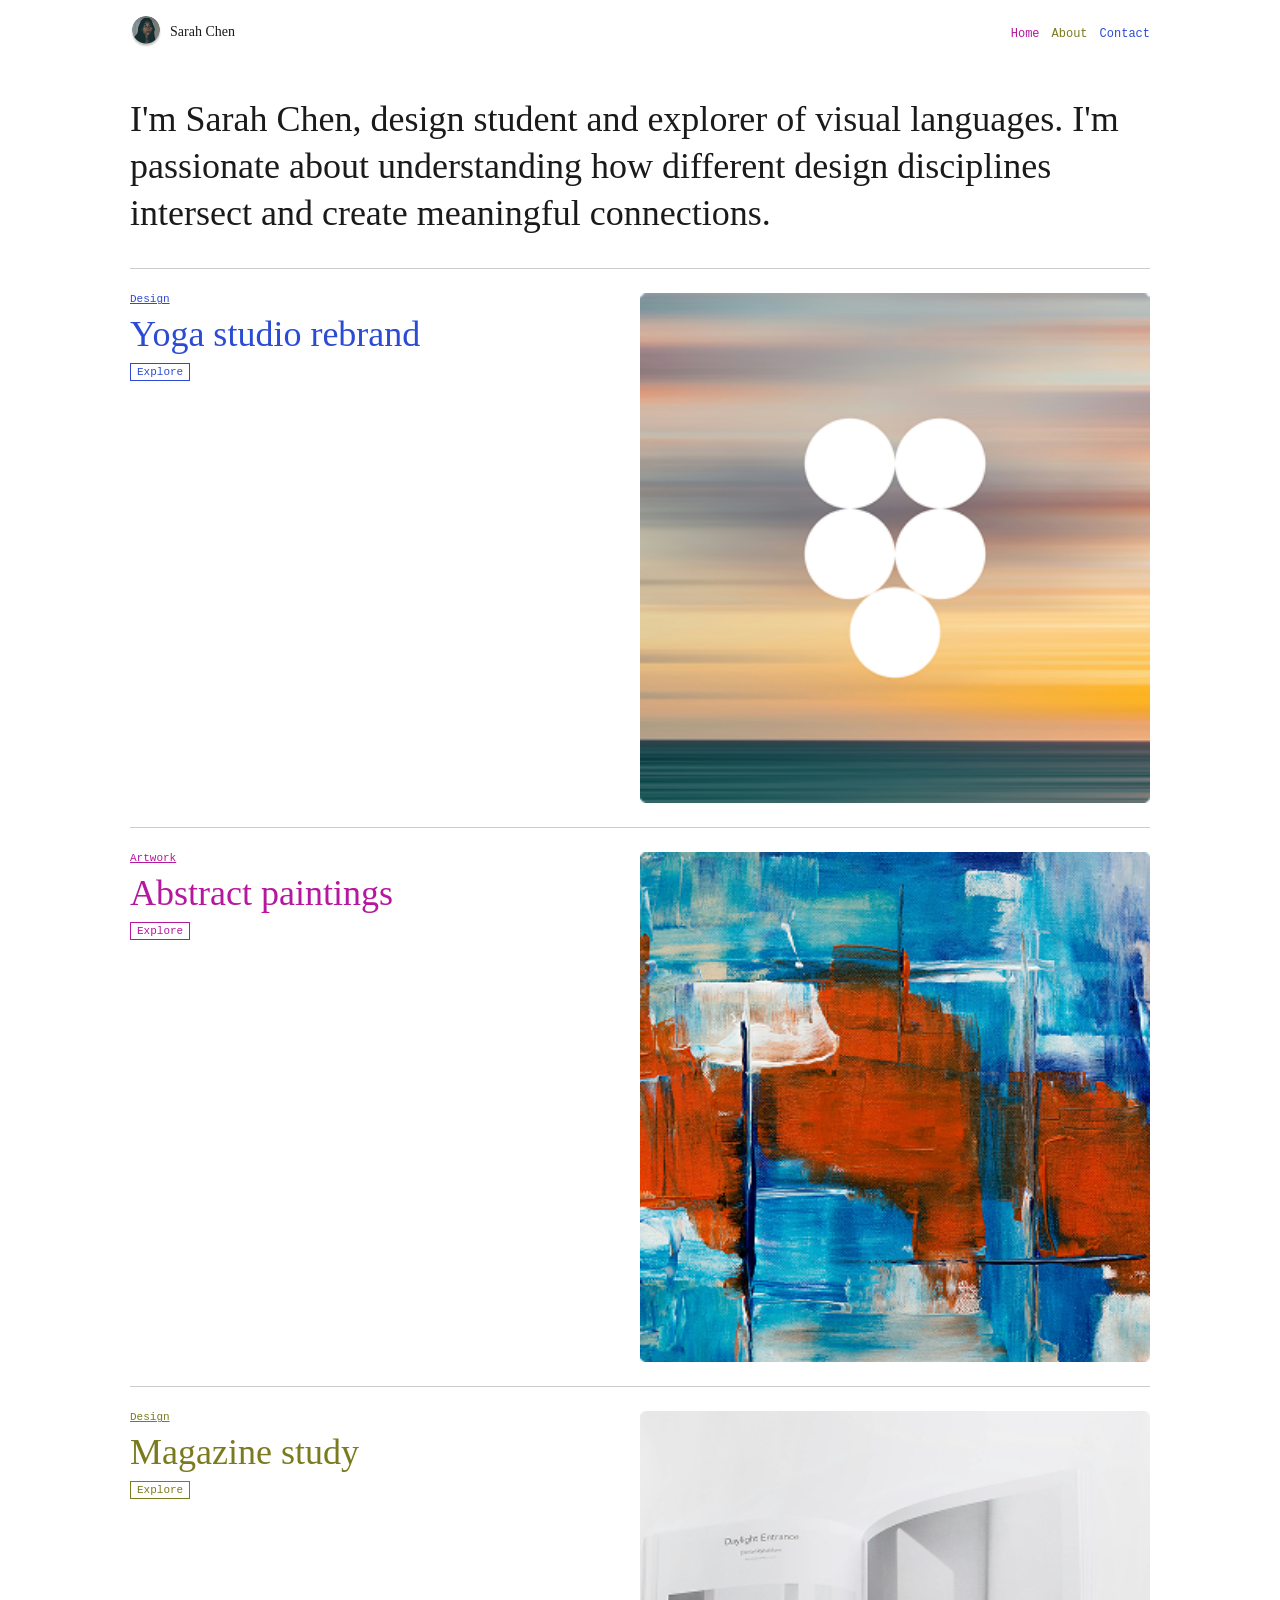
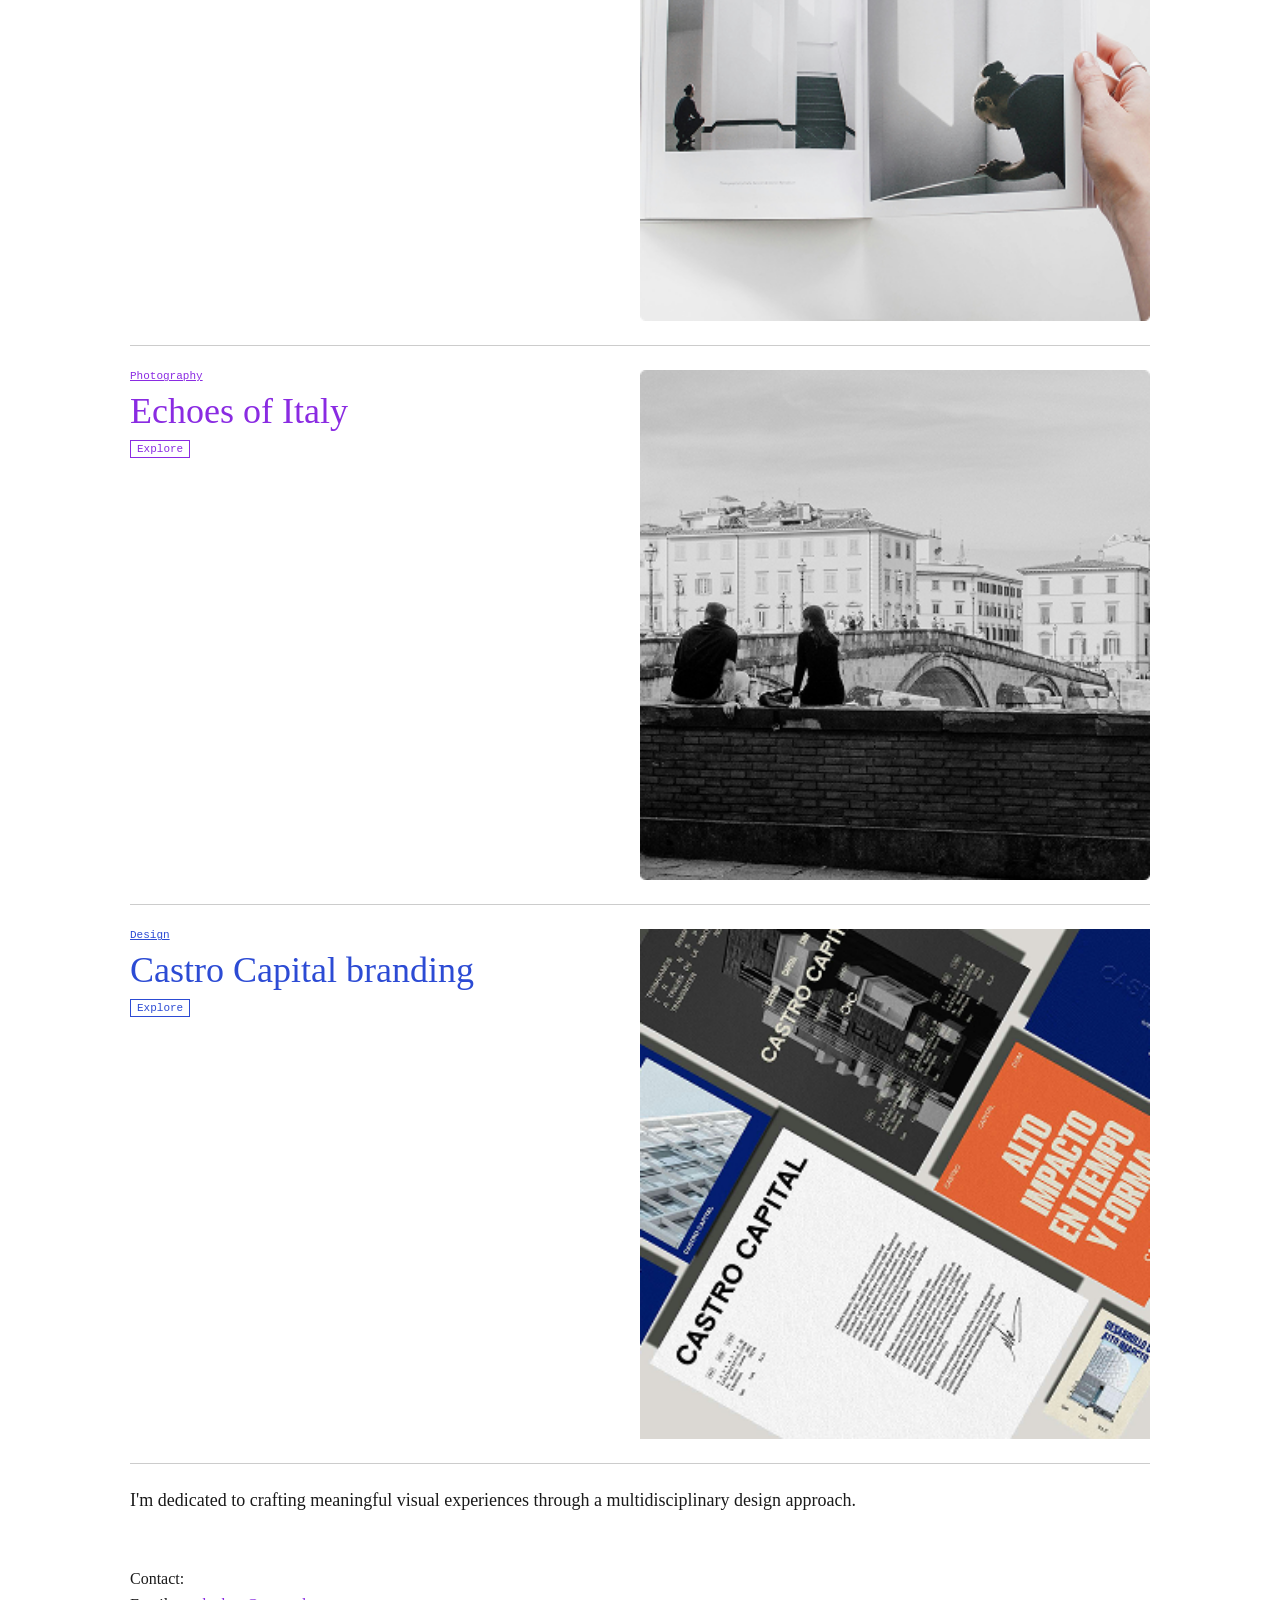
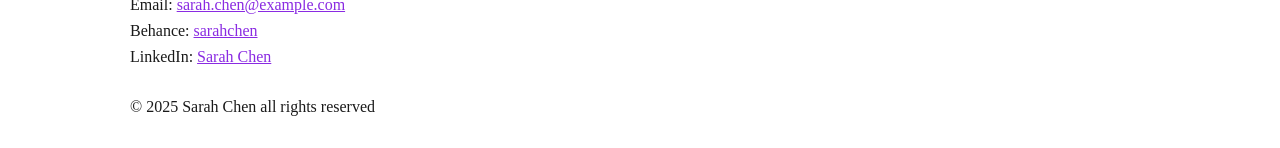
<file: index.html>
<!DOCTYPE html>
<html lang="en">

<head>
    <meta charset="UTF-8">
    <meta name="viewport" content="width=device-width, initial-scale=1.0">
    <title>web minimalista</title>
    <link rel="stylesheet" href="./styles.css">
</head>

<body>
    <header class="header">
        <div class="profile">
            <img class="profile__image" alt="Sarah Chen" src="./assets/foto-perfil.png" width="92" height="93">
            <h1 class="profile__name">Sarah Chen</h1>
        </div>

        <nav class="nav">
            <ul class="nav__list">
                <li><a class="nav__link nav__link--pink" href="#about">Home</a></li>
                <li><a class="nav__link nav__link--olive" href="#work">About</a></li>
                <li><a class="nav__link nav__link--blue" href="#contact">Contact</a></li>
            </ul>
        </nav>
    </header>

    <main>
        <section class="section section--intro">
            <p class="profile__subtitle">I'm Sarah Chen, design student and explorer of visual languages.
                I'm passionate about understanding how different design disciplines intersect and create meaningful
                connections.</p>
        </section>

        <section class="section section--blue">
            <div class="work-experience__info">
                <h2 class="section__title">Design</h2>
                <h3 class="work-experience__title">Yoga studio rebrand</h3>
                <a class="work-experience__button" href="#">Explore</a>
            </div>
            <div class="images-experience">
                <img src="./assets/yoga.png" alt="mosaico de formas geométricas coloridas" width="150" height="90">
        </section>

        <section class="section section--pink">
            <div class="work-experience__info">
                <h2 class="section__title">Artwork</h2>
                <h3 class="work-experience__title">Abstract paintings</h3>
                <a class="work-experience__button" href="#">Explore</a>
            </div>
            <div class="images-experience">
                <img src="./assets/abstract.png" alt="Abstract 3D composition of colorful geometric shapes" width="150" height="90">
            </div>
        </section>

        <section class="section section--olive">
            <div class="work-experience__info">
                <h2 class="section__title">Design</h2>
                <h3 class="work-experience__title">Magazine study</h3>
                <a class="work-experience__button" href="#">Explore</a>
            </div>
            <div class="images-experience">
                <img src="./assets/magazine.png" alt="Abstract 3D composition of colorful geometric shapes" width="150" height="90">
            </div>
        </section>

        <section class="section section--purple">
            <div class="work-experience__info">
                <h2 class="section__title">Photography</h2>
                <h3 class="work-experience__title">Echoes of Italy</h3>
                <a class="work-experience__button" href="#">Explore</a>
            </div>
            <div class="images-experience">
                <img src="./assets/echoes.png" alt="Abstract 3D composition of colorful geometric shapes" width="150" height="90">
            </div>
        </section>

        <section class="section section--blue">
            <div class="work-experience__info">
                <h2 class="section__title">Design</h2>
                <h3 class="work-experience__title">Castro Capital branding</h3>
                <a class="work-experience__button" href="#">Explore</a>
            </div>
            <div class="images-experience">
                <img src="./assets/capital.png" alt="Abstract 3D composition of colorful geometric shapes" width="150" height="90">
            </div>
        </section>

        <section class="section section--outro">
            <p>I'm dedicated to crafting meaningful visual experiences through a multidisciplinary design approach.</p>
        </section>
    </main>

    <footer class="footer" id="contact">
        <p class="footer__title">Contact:</p>
        <p class="footer__item">Email: <a class="footer__link" href="mailto:sarah.chen@example.com">sarah.chen@example.com</a></p>
        <p class="footer__item">Behance: <a class="footer__link" href="https://www.behance.net/sarahchen" target="_blank">sarahchen</a></p>
        <p class="footer__item">LinkedIn: <a class="footer__link" href="https://www.linkedin.com/in/sarahchen" target="_blank">Sarah Chen</a></p>
        <p class="footer__copy">© 2025 Sarah Chen all rights reserved</p>
    </footer>
</body>

</html>
</file>
<file: styles.css>
/* ===== RESET ===== */
* {
    box-sizing: border-box;
    margin: 0;
    padding: 0;
}

body {
    font-family: Georgia, "Times New Roman", serif;
    color: #1a1a1a;
    background-color: #ffffff;
}

img {
    display: block;
    max-width: 100%;
}

/* ===== HEADER (móvil) ===== */
.header {
    display: flex;
    justify-content: space-between;
    align-items: center;
    padding: 16px 20px;
}

.profile {
    display: flex;
    align-items: center;
    gap: 8px;
}

.profile__image {
    width: 32px;
    height: 32px;
    border-radius: 50%;
    object-fit: cover;
}

.profile__name {
    font-size: 14px;
    font-weight: 400;
}

/* ===== NAV ===== */
.nav__list {
    display: flex;
    gap: 12px;
    list-style: none;
}

.nav__link {
    font-family: "Courier New", monospace;
    font-size: 12px;
    text-decoration: none;
}

.nav__link--pink  { color: #b5179e; }
.nav__link--olive { color: #7a7a1e; }
.nav__link--blue  { color: #2c4bd4; }

/* ===== MAIN ===== */
main {
    padding: 0 20px;
}

/* ===== SECTION (móvil: todo en columna) ===== */
.section {
    display: flex;
    flex-direction: column;
    gap: 16px;
    padding: 24px 0;
    border-bottom: 1px solid #cccccc;
}

.section--intro {
    padding: 32px 0;
}

.profile__subtitle {
    font-size: 22px;
    line-height: 1.3;
}

.section--outro {
    border-bottom: none;
    font-size: 18px;
    line-height: 1.4;
}

/* Colores de cada proyecto: el texto de dentro los hereda */
.section--blue   { color: #2c4bd4; }
.section--pink   { color: #b5179e; }
.section--olive  { color: #7a7a1e; }
.section--purple { color: #8a2be2; }

/* ===== TEXTO DEL PROYECTO ===== */
.work-experience__info {
    display: flex;
    flex-direction: column;
    align-items: flex-start; /* el botón no se estira */
    gap: 8px;
}

.section__title {
    font-family: "Courier New", monospace;
    font-size: 11px;
    font-weight: 400;
    text-decoration: underline;
}

.work-experience__title {
    font-size: 24px;
    font-weight: 400;
}

.work-experience__button {
    font-family: "Courier New", monospace;
    font-size: 11px;
    color: inherit;
    text-decoration: none;
    border: 1px solid currentColor;
    padding: 2px 6px;
}

/* ===== IMAGEN DEL PROYECTO ===== */
.images-experience img {
    width: 100%;          /* ignora el width="150" del HTML */
    height: auto;         /* ignora el height="90" del HTML */
    aspect-ratio: 1 / 1;  /* cuadrada */
    object-fit: cover;    /* recorta sin deformar */
}

/* ===== FOOTER ===== */
.footer {
    display: flex;
    flex-direction: column;
    gap: 8px;
    padding: 32px 20px;
    font-size: 16px;
}

.footer__link {
    color: #8a2be2;
}

.footer__copy {
    margin-top: 24px;
}

/* ===== TABLET (desde 600px) ===== */
@media (min-width: 600px) {
    .header,
    .footer {
        padding-left: 40px;
        padding-right: 40px;
    }

    main {
        padding: 0 40px;
    }

    .profile__subtitle {
        font-size: 28px;
    }

    /* Proyectos: texto | imagen en fila */
    .section {
        flex-direction: row;
        justify-content: space-between;
        align-items: flex-start;
    }

    .work-experience__info {
        flex: 1;
    }

    .images-experience {
        width: 50%;
    }
}

/* ===== ESCRITORIO (desde 1024px) ===== */
@media (min-width: 1024px) {
    .header,
    main,
    .footer {
        max-width: 1100px;
        margin: 0 auto;
    }

    .profile__subtitle {
        font-size: 36px;
    }

    .work-experience__title {
        font-size: 36px;
    }
}
/* ===== BLOQUE: MORE-PROJECTS (móvil) ===== */
.more-projects {
    display: flex;
    flex-direction: column;
    gap: 16px;
    padding: 40px 0;
    border-top: 1px solid #cccccc;
}

.more-projects__title {
    font-size: 24px;
    font-weight: 400;
    line-height: 1.3;
}

.more-projects__label {
    font-family: "Courier New", monospace;
    font-size: 11px;
}

.more-projects__list {
    display: flex;
    flex-direction: column; 
    gap: 32px;
}


.card {
    display: flex;
    flex-direction: column;
    align-items: flex-start;
    gap: 8px;
}

.card__tag {
    font-family: "Courier New", monospace;
    font-size: 11px;
    text-decoration: underline;
}

.card__title {
    font-size: 24px;
    font-weight: 400;
}

.card__button {
    font-family: "Courier New", monospace;
    font-size: 11px;
    color: inherit;
    text-decoration: none;
    border: 1px solid currentColor;
    padding: 2px 6px;
}

.card__image {
    width: 100%;
    aspect-ratio: 1 / 1;
    object-fit: cover;
    margin-top: 16px;
}

.card--pink  { color: #b5179e; }
.card--olive { color: #7a7a1e; }
.card--blue  { color: #2c4bd4; }


@media (min-width: 600px) {
    .more-projects__title {
        font-size: 28px;
    }

    .more-projects__list {
        flex-direction: row; 
    }

    .card {
        flex: 1; 
    }
}
</file>
